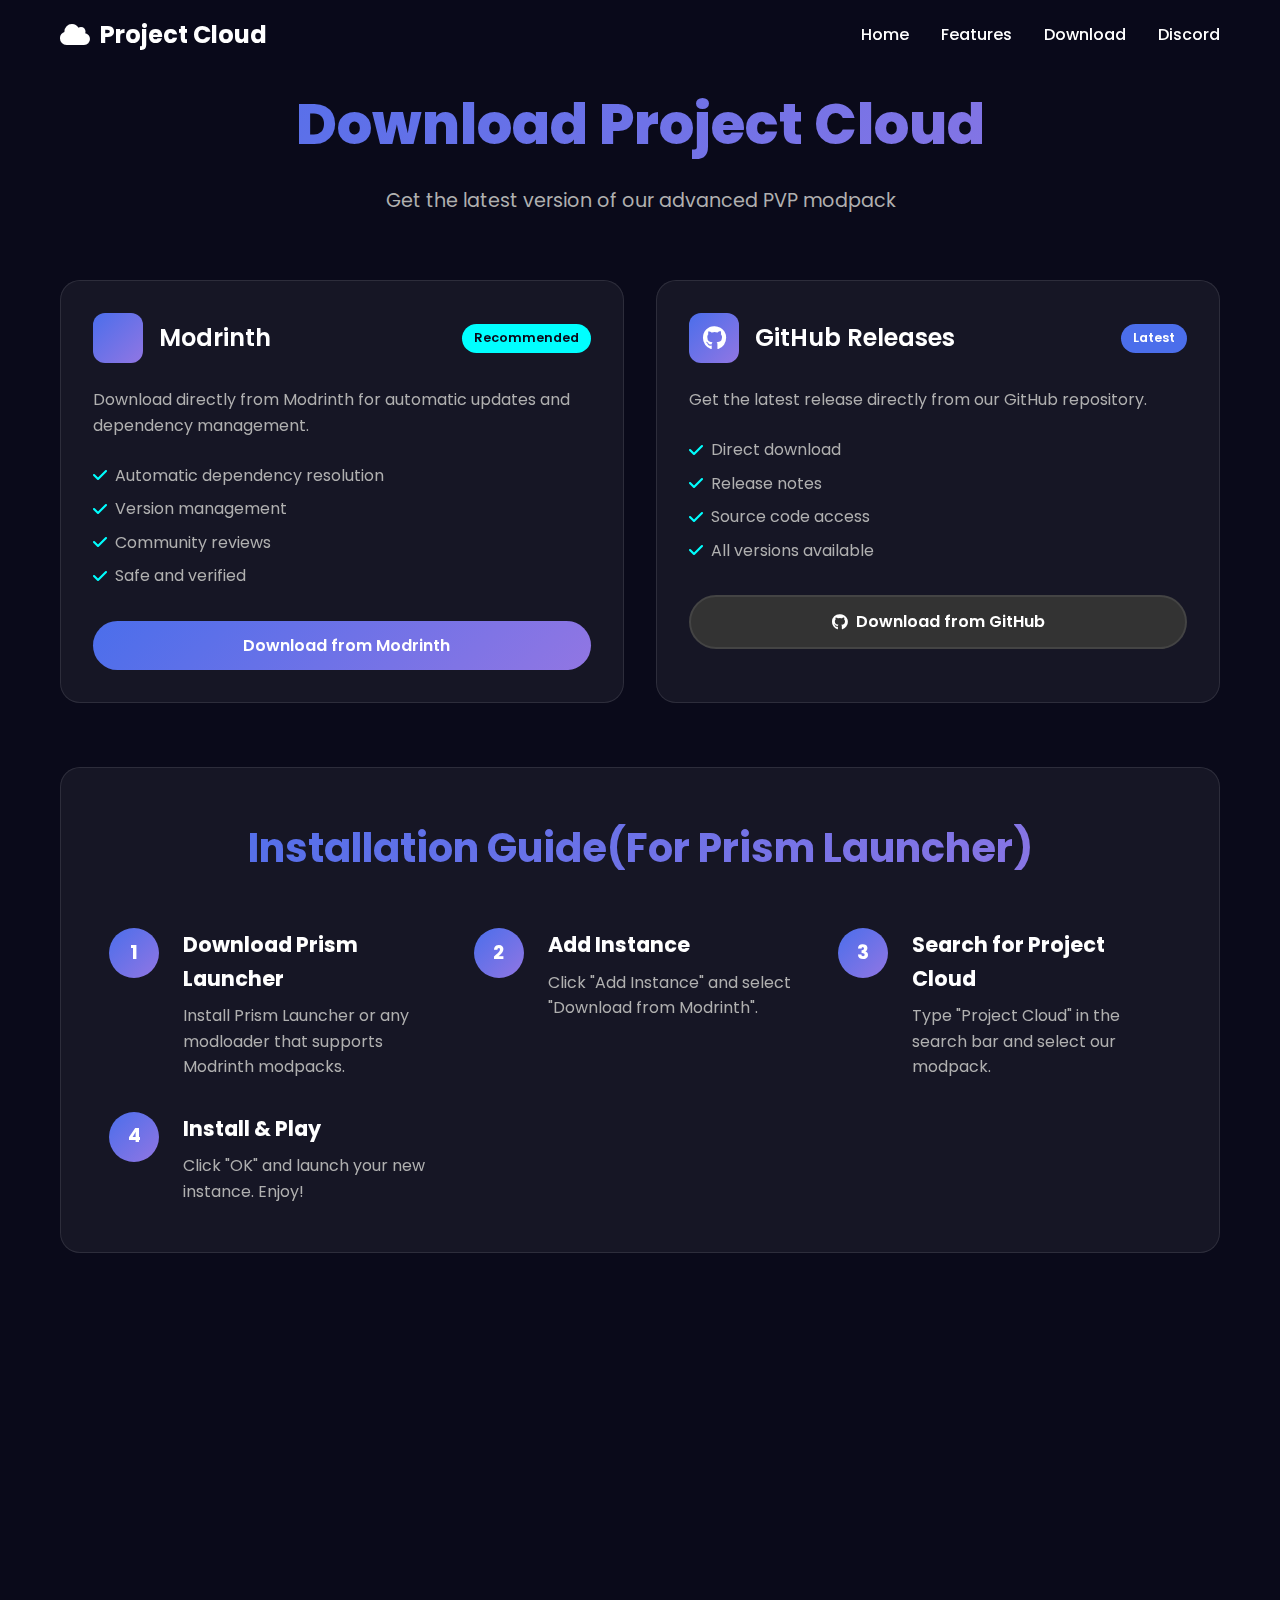
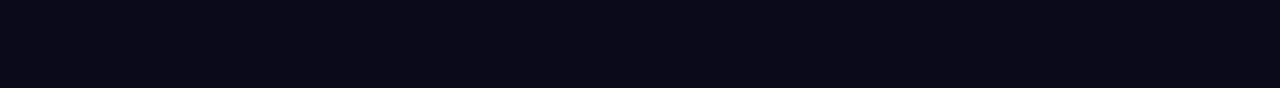
<file: downloads/index.html>
<!DOCTYPE html>
<html lang="en">
<head>
    <meta charset="UTF-8">
    <title>Project Cloud - Downloads</title>
    <meta name="viewport" content="width=device-width, initial-scale=1.0">
    <meta name="description" content="Download Project Cloud - The most advanced PVP modpack for Minecraft">
    <link rel="stylesheet" href="https://cdnjs.cloudflare.com/ajax/libs/font-awesome/6.4.0/css/all.min.css">
    <link rel="stylesheet" href="https://fonts.googleapis.com/css2?family=Poppins:wght@300;400;500;600;700&display=swap">
    <style>
        * {
            margin: 0;
            padding: 0;
            box-sizing: border-box;
        }

        :root {
            --primary: #4b6eeb;
            --primary-dark: #3a5bd9;
            --secondary: #9176e3;
            --accent: #00ffff;
            --text: #ffffff;
            --text-secondary: #b0b0b0;
            --background: #0a0a1a;
            --card-bg: rgba(255, 255, 255, 0.05);
            --gradient: linear-gradient(135deg, var(--primary), var(--secondary));
            --gradient-hover: linear-gradient(135deg, var(--primary-dark), var(--secondary));
        }

        body {
            font-family: 'Poppins', sans-serif;
            background: var(--background);
            color: var(--text);
            line-height: 1.6;
            overflow-x: hidden;
        }

        .downloads-container {
            max-width: 1200px;
            margin: 0 auto;
            padding: 80px 20px 40px;
        }

        .download-hero {
            text-align: center;
            margin-bottom: 4rem;
        }

        .download-hero h1 {
            font-size: 3.5rem;
            font-weight: 800;
            margin-bottom: 1rem;
            background: var(--gradient);
            -webkit-background-clip: text;
            -webkit-text-fill-color: transparent;
            background-clip: text;
        }

        .download-hero p {
            font-size: 1.2rem;
            color: var(--text-secondary);
            max-width: 600px;
            margin: 0 auto;
        }

        .download-options {
            display: grid;
            grid-template-columns: repeat(auto-fit, minmax(350px, 1fr));
            gap: 2rem;
            margin-bottom: 4rem;
        }

        .download-card {
            background: var(--card-bg);
            border-radius: 20px;
            padding: 2rem;
            backdrop-filter: blur(10px);
            border: 1px solid rgba(255, 255, 255, 0.1);
            transition: transform 0.3s ease, box-shadow 0.3s ease;
            position: relative;
        }

        .download-card:hover {
            transform: translateY(-10px);
            box-shadow: 0 20px 40px rgba(0, 0, 0, 0.3);
        }

        .card-header {
            display: flex;
            align-items: center;
            gap: 1rem;
            margin-bottom: 1.5rem;
        }

        .platform-logo {
            width: 50px;
            height: 50px;
            background: var(--gradient);
            border-radius: 12px;
            display: flex;
            align-items: center;
            justify-content: center;
            font-size: 1.5rem;
        }

        .card-header h3 {
            font-size: 1.5rem;
            font-weight: 600;
        }

        .recommended-badge {
            background: var(--accent);
            color: var(--background);
            padding: 4px 12px;
            border-radius: 20px;
            font-size: 0.8rem;
            font-weight: 600;
            margin-left: auto;
        }

        .version-badge {
            background: var(--primary);
            color: white;
            padding: 4px 12px;
            border-radius: 20px;
            font-size: 0.8rem;
            font-weight: 600;
            margin-left: auto;
        }

        .card-content {
            margin-bottom: 2rem;
        }

        .card-content p {
            color: var(--text-secondary);
            margin-bottom: 1.5rem;
        }

        .feature-list {
            list-style: none;
        }

        .feature-list li {
            display: flex;
            align-items: center;
            gap: 0.5rem;
            margin-bottom: 0.5rem;
            color: var(--text-secondary);
        }

        .feature-list i {
            color: var(--accent);
        }

        .card-footer {
            text-align: center;
        }

        .download-btn {
            display: inline-flex;
            align-items: center;
            gap: 0.5rem;
            padding: 12px 30px;
            border-radius: 50px;
            text-decoration: none;
            font-weight: 600;
            transition: all 0.3s ease;
            width: 100%;
            justify-content: center;
        }

        .modrinth-btn {
            background: var(--gradient);
            color: white;
        }

        .modrinth-btn:hover {
            background: var(--gradient-hover);
            transform: translateY(-2px);
            box-shadow: 0 10px 25px rgba(75, 110, 235, 0.3);
        }

        .github-btn {
            background: #333;
            color: white;
            border: 2px solid #444;
        }

        .github-btn:hover {
            background: #444;
            transform: translateY(-2px);
            box-shadow: 0 10px 25px rgba(0, 0, 0, 0.3);
        }

        .installation-guide {
            background: var(--card-bg);
            border-radius: 20px;
            padding: 3rem;
            margin-bottom: 4rem;
            backdrop-filter: blur(10px);
            border: 1px solid rgba(255, 255, 255, 0.1);
        }

        .installation-guide h2 {
            font-size: 2.5rem;
            text-align: center;
            margin-bottom: 3rem;
            background: var(--gradient);
            -webkit-background-clip: text;
            -webkit-text-fill-color: transparent;
            background-clip: text;
        }

        .steps-container {
            display: grid;
            grid-template-columns: repeat(auto-fit, minmax(250px, 1fr));
            gap: 2rem;
        }

        .step {
            display: flex;
            gap: 1.5rem;
            align-items: flex-start;
        }

        .step-number {
            width: 50px;
            height: 50px;
            background: var(--gradient);
            border-radius: 50%;
            display: flex;
            align-items: center;
            justify-content: center;
            font-weight: 700;
            font-size: 1.2rem;
            flex-shrink: 0;
        }

        .step-content h3 {
            font-size: 1.3rem;
            margin-bottom: 0.5rem;
            color: var(--text);
        }

        .step-content p {
            color: var(--text-secondary);
        }

        .support-section {
            text-align: center;
            background: var(--gradient);
            border-radius: 20px;
            padding: 4rem 2rem;
            position: relative;
            overflow: hidden;
        }

        .support-section::before {
            content: '';
            position: absolute;
            top: 0;
            left: 0;
            right: 0;
            bottom: 0;
            background: url('data:image/svg+xml,<svg xmlns="http://www.w3.org/2000/svg" viewBox="0 0 1000 1000"><polygon fill="rgba(255,255,255,0.05)" points="0,1000 1000,0 1000,1000"/></svg>');
        }

        .support-content {
            position: relative;
            z-index: 1;
        }

        .support-section h2 {
            font-size: 2.5rem;
            margin-bottom: 1rem;
            color: white;
        }

        .support-section p {
            font-size: 1.2rem;
            margin-bottom: 2rem;
            color: rgba(255, 255, 255, 0.9);
        }

        .discord-support-btn {
            display: inline-flex;
            align-items: center;
            gap: 0.5rem;
            padding: 15px 30px;
            background: rgba(255, 255, 255, 0.2);
            color: white;
            text-decoration: none;
            border-radius: 50px;
            font-weight: 600;
            transition: all 0.3s ease;
            border: 2px solid rgba(255, 255, 255, 0.3);
        }

        .discord-support-btn:hover {
            background: rgba(255, 255, 255, 0.3);
            transform: translateY(-2px);
        }

        /* Navigation */
        .navbar {
            position: fixed;
            top: 0;
            width: 100%;
            background: rgba(10, 10, 26, 0.95);
            backdrop-filter: blur(10px);
            z-index: 1000;
            padding: 1rem 0;
        }

        .nav-container {
            max-width: 1200px;
            margin: 0 auto;
            padding: 0 20px;
            display: flex;
            justify-content: space-between;
            align-items: center;
        }

        .nav-logo {
            display: flex;
            align-items: center;
            gap: 10px;
            font-weight: 700;
            font-size: 1.5rem;
            text-decoration: none;
            color: var(--text);
        }

        .nav-menu {
            display: flex;
            list-style: none;
            gap: 2rem;
        }

        .nav-link {
            text-decoration: none;
            color: var(--text);
            font-weight: 500;
            transition: color 0.3s ease;
            position: relative;
        }

        .nav-link:hover {
            color: var(--accent);
        }

        .nav-link::after {
            content: '';
            position: absolute;
            bottom: -5px;
            left: 0;
            width: 0;
            height: 2px;
            background: var(--gradient);
            transition: width 0.3s ease;
        }

        .nav-link:hover::after {
            width: 100%;
        }

        .hamburger {
            display: none;
            flex-direction: column;
            cursor: pointer;
        }

        .bar {
            width: 25px;
            height: 3px;
            background: var(--text);
            margin: 3px 0;
            transition: 0.3s;
        }

        /* Responsive Design */
        @media (max-width: 768px) {
            .downloads-container {
                padding: 100px 20px 40px;
            }

            .download-hero h1 {
                font-size: 2.5rem;
            }

            .download-options {
                grid-template-columns: 1fr;
            }

            .steps-container {
                grid-template-columns: 1fr;
            }

            .step {
                flex-direction: column;
                text-align: center;
            }

            .hamburger {
                display: flex;
            }
            
            .nav-menu {
                position: fixed;
                left: -100%;
                top: 70px;
                flex-direction: column;
                background: var(--background);
                width: 100%;
                text-align: center;
                transition: 0.3s;
                box-shadow: 0 10px 27px rgba(0, 0, 0, 0.05);
                padding: 2rem 0;
                gap: 0;
            }
            
            .nav-menu.active {
                left: 0;
            }
            
            .nav-link {
                padding: 1rem;
                display: block;
            }

            .installation-guide {
                padding: 2rem;
            }
        }

        @media (max-width: 480px) {
            .download-hero h1 {
                font-size: 2rem;
            }

            .download-card {
                padding: 1.5rem;
            }

            .installation-guide h2 {
                font-size: 2rem;
            }
        }

        /* Animation */
        @keyframes fadeInUp {
            from {
                opacity: 0;
                transform: translateY(30px);
            }
            to {
                opacity: 1;
                transform: translateY(0);
            }
        }

        .download-card, .installation-guide, .support-section {
            animation: fadeInUp 0.6s ease-out;
        }

        .download-card:nth-child(1) { animation-delay: 0.1s; }
        .download-card:nth-child(2) { animation-delay: 0.2s; }
        .installation-guide { animation-delay: 0.3s; }
        .support-section { animation-delay: 0.4s; }
    </style>
</head>
<body>
    <!-- Navigation -->
    <nav class="navbar">
        <div class="nav-container">
            <a href="index.html" class="nav-logo">
                <i class="fas fa-cloud"></i>
                Project Cloud
            </a>
            <ul class="nav-menu">
                <li><a href="index.html" class="nav-link">Home</a></li>
                <li><a href="index.html#features" class="nav-link">Features</a></li>
                <li><a href="downloads.html" class="nav-link">Download</a></li>
                <li><a href="https://discord.gg/cYNqNEG7Ks" class="nav-link" target="_blank">Discord</a></li>
            </ul>
            <div class="hamburger">
                <span class="bar"></span>
                <span class="bar"></span>
                <span class="bar"></span>
            </div>
        </div>
    </nav>

    <!-- Downloads Content -->
    <div class="downloads-container">
        <div class="download-hero">
            <h1>Download Project Cloud</h1>
            <p>Get the latest version of our advanced PVP modpack</p>
        </div>

        <div class="download-options">
            <!-- Modrinth Card -->
            <div class="download-card">
                <div class="card-header">
                    <div class="platform-logo">
                        <i class="fab fa-modrinth"></i>
                    </div>
                    <h3>Modrinth</h3>
                    <span class="recommended-badge">Recommended</span>
                </div>
                <div class="card-content">
                    <p>Download directly from Modrinth for automatic updates and dependency management.</p>
                    <ul class="feature-list">
                        <li><i class="fas fa-check"></i> Automatic dependency resolution</li>
                        <li><i class="fas fa-check"></i> Version management</li>
                        <li><i class="fas fa-check"></i> Community reviews</li>
                        <li><i class="fas fa-check"></i> Safe and verified</li>
                    </ul>
                </div>
                <div class="card-footer">
                    <a href="https://modrinth.com/project/projectcloud" class="download-btn modrinth-btn" target="_blank">
                        <i class="fab fa-modrinth"></i>
                        Download from Modrinth
                    </a>
                </div>
            </div>

            <!-- GitHub Card -->
            <div class="download-card">
                <div class="card-header">
                    <div class="platform-logo">
                        <i class="fab fa-github"></i>
                    </div>
                    <h3>GitHub Releases</h3>
                    <span class="version-badge">Latest</span>
                </div>
                <div class="card-content">
                    <p>Get the latest release directly from our GitHub repository.</p>
                    <ul class="feature-list">
                        <li><i class="fas fa-check"></i> Direct download</li>
                        <li><i class="fas fa-check"></i> Release notes</li>
                        <li><i class="fas fa-check"></i> Source code access</li>
                        <li><i class="fas fa-check"></i> All versions available</li>
                    </ul>
                </div>
                <div class="card-footer">
                    <a href="https://github.com/CloudedMC/ProjectCloud/releases/latest" class="download-btn github-btn" target="_blank">
                        <i class="fab fa-github"></i>
                        Download from GitHub
                    </a>
                </div>
            </div>
        </div>

        <!-- Installation Instructions -->
        <div class="installation-guide">
            <h2>Installation Guide(For Prism Launcher)</h2>
            <div class="steps-container">
                <div class="step">
                    <div class="step-number">1</div>
                    <div class="step-content">
                        <h3>Download Prism Launcher</h3>
                        <p>Install Prism Launcher or any modloader that supports Modrinth modpacks.</p>
                    </div>
                </div>
                <div class="step">
                    <div class="step-number">2</div>
                    <div class="step-content">
                        <h3>Add Instance</h3>
                        <p>Click "Add Instance" and select "Download from Modrinth".</p>
                    </div>
                </div>
                <div class="step">
                    <div class="step-number">3</div>
                    <div class="step-content">
                        <h3>Search for Project Cloud</h3>
                        <p>Type "Project Cloud" in the search bar and select our modpack.</p>
                    </div>
                </div>
                <div class="step">
                    <div class="step-number">4</div>
                    <div class="step-content">
                        <h3>Install & Play</h3>
                        <p>Click "OK" and launch your new instance. Enjoy!</p>
                    </div>
                </div>
            </div>
        </div>

        <!-- Support Section -->
        <div class="support-section">
            <div class="support-content">
                <h2>Need Help?</h2>
                <p>Join our Discord community for support and updates</p>
                <a href="https://discord.gg/cYNqNEG7Ks" class="discord-support-btn" target="_blank">
                    <i class="fab fa-discord"></i>
                    Join Discord Server
                </a>
            </div>
        </div>
    </div>

    <script>
        // Mobile Navigation Toggle
        const hamburger = document.querySelector('.hamburger');
        const navMenu = document.querySelector('.nav-menu');

        hamburger.addEventListener('click', () => {
            hamburger.classList.toggle('active');
            navMenu.classList.toggle('active');
        });

        // Close mobile menu when clicking on a link
        document.querySelectorAll('.nav-link').forEach(n => n.addEventListener('click', () => {
            hamburger.classList.remove('active');
            navMenu.classList.remove('active');
        }));

        // Navbar background on scroll
        window.addEventListener('scroll', () => {
            const navbar = document.querySelector('.navbar');
            if (window.scrollY > 100) {
                navbar.style.background = 'rgba(10, 10, 26, 0.98)';
                navbar.style.boxShadow = '0 2px 20px rgba(0, 0, 0, 0.3)';
            } else {
                navbar.style.background = 'rgba(10, 10, 26, 0.95)';
                navbar.style.boxShadow = 'none';
            }
        });

        // Smooth scrolling for anchor links
        document.querySelectorAll('a[href^="#"]').forEach(anchor => {
            anchor.addEventListener('click', function (e) {
                e.preventDefault();
                const target = document.querySelector(this.getAttribute('href'));
                if (target) {
                    target.scrollIntoView({
                        behavior: 'smooth',
                        block: 'start'
                    });
                }
            });
        });

        // Add loading animation for elements
        document.addEventListener('DOMContentLoaded', function() {
            const animatedElements = document.querySelectorAll('.download-card, .installation-guide, .support-section');
            
            const observer = new IntersectionObserver((entries) => {
                entries.forEach(entry => {
                    if (entry.isIntersecting) {
                        entry.target.style.opacity = '1';
                        entry.target.style.transform = 'translateY(0)';
                    }
                });
            }, { threshold: 0.1 });

            animatedElements.forEach(el => {
                el.style.opacity = '0';
                el.style.transform = 'translateY(30px)';
                el.style.transition = 'opacity 0.6s ease, transform 0.6s ease';
                observer.observe(el);
            });
        });

        // Add click tracking for download buttons
        document.querySelectorAll('.download-btn').forEach(btn => {
            btn.addEventListener('click', function() {
                const platform = this.classList.contains('modrinth-btn') ? 'modrinth' : 'github';
                console.log(`Download clicked: ${platform}`);
                // You can add analytics tracking here
            });
        });
    </script>
</body>
</html>
</file>
